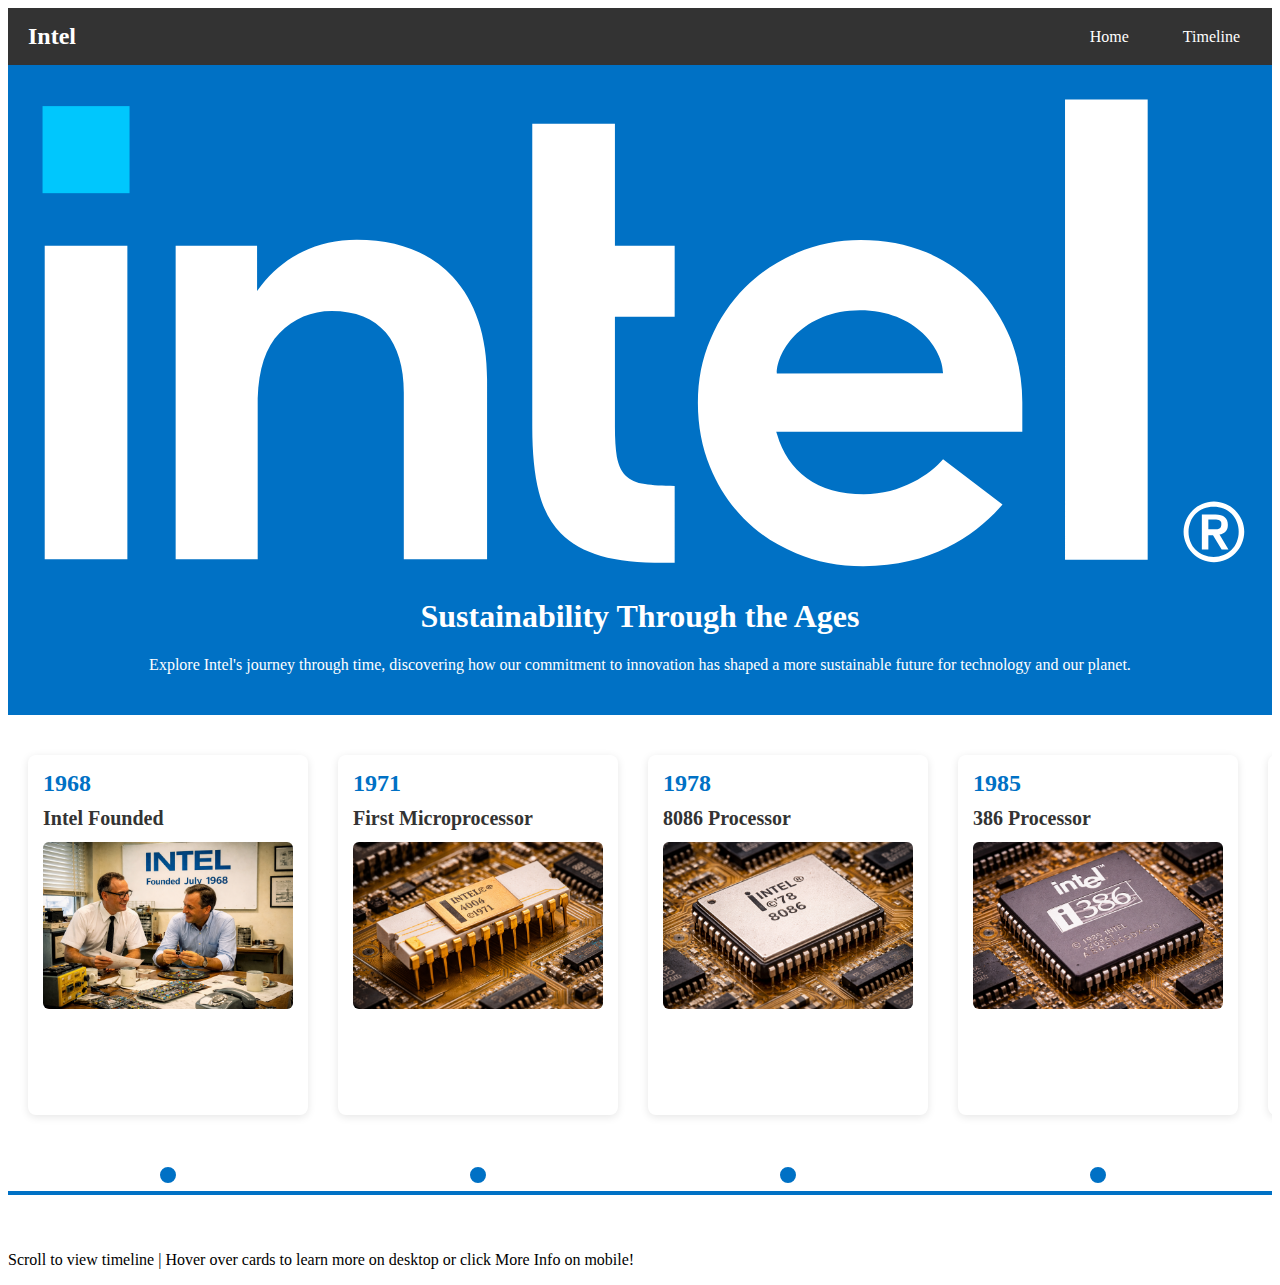
<file: index.html>
<!DOCTYPE html>
<html lang="en">
<head>
  <meta charset="UTF-8" />
  <meta name="viewport" content="width=device-width, initial-scale=1.0" />
  <title>Intel: Sustainability Through the Ages</title>
  <link rel="stylesheet" href="style.css" />
</head>
<body>

  <!-- Navigation Bar -->
  <nav>
    <div class="nav-container">
      <a href="#hero" class="nav-logo">Intel</a>
      <ul class="nav-links">
        <li><a href="#hero">Home</a></li>
        <li><a href="#timeline">Timeline</a></li>
      </ul>
    </div>
  </nav>

  <!-- Header / Hero Section -->
  <header id="hero">
    <div>
      <!-- Ask Copilot to teach you about `.svg`. 🙂 You'll need to resize the logo with CSS. -->
      <img src="img/intel-header-logo.svg" alt="Intel Logo" />
      <!-- Main Heading -->
      <h1>
        Sustainability Through the Ages
      </h1>

      <!-- Subheading / Description -->
      <p>
        Explore Intel's journey through time, discovering how our commitment
        to innovation has shaped a more sustainable future for technology 
        and our planet.
      </p>
    </div>
  </header>

  <!-- Timeline Cards Section -->
  <section id="timeline" class="timeline">

    <!-- Card 1: 1968 -->
    <div class="timeline-item">
      <input type="checkbox" id="toggle-1" class="toggle-checkbox">
      <label for="toggle-1" class="more-info-btn">More Info</label>
      <h2>1968</h2>
      <h3>Intel Founded</h3>
      <img src="img/1968.png" alt="Intel Founded 1968">
      <p>
        Robert Noyce and Gordon Moore rename the newly formed company 
        NM Electronics to Intel Corporation, laying the foundation for 
        decades of technological innovation.
      </p>
    </div>

    <!-- Card 2: 1971 -->
    <div class="timeline-item">
      <input type="checkbox" id="toggle-2" class="toggle-checkbox">
      <label for="toggle-2" class="more-info-btn">More Info</label>
      <h2>1971</h2>
      <h3>First Microprocessor</h3>
      <img src="img/1971.png" alt="First Microprocessor 1971">
      <p>
        Intel debuts the 4004, the world's first commercial microprocessor, 
        igniting the microprocessor revolution and propelling the future 
        of computing devices.
      </p>
    </div>

    <!-- Card 3: 1978 -->
    <div class="timeline-item">
      <input type="checkbox" id="toggle-3" class="toggle-checkbox">
      <label for="toggle-3" class="more-info-btn">More Info</label>
      <h2>1978</h2>
      <h3>8086 Processor</h3>
      <img src="img/1978.png" alt="8086 Processor 1978">
      <p>
        Launch of the 8086 processor, establishing the x86 architecture 
        that drives countless PCs and servers in the modern era.
      </p>
    </div>

    <!-- Card 4: 1985 -->
    <div class="timeline-item">
      <input type="checkbox" id="toggle-4" class="toggle-checkbox">
      <label for="toggle-4" class="more-info-btn">More Info</label>
      <h2>1985</h2>
      <h3>386 Processor</h3>
      <img src="img/1985.png" alt="386 Processor 1985">
      <p>
        Intel introduces the 386 processor with 32-bit architecture, 
        ushering in a new era of performance and multitasking for 
        personal computers.
      </p>
    </div>

    <!-- Card 5: 2006 -->
    <div class="timeline-item">
      <input type="checkbox" id="toggle-5" class="toggle-checkbox">
      <label for="toggle-5" class="more-info-btn">More Info</label>
      <h2>2006</h2>
      <h3>Peak GHG Emissions</h3>
      <img src="img/2006.png" alt="Peak GHG Emissions 2006">
      <p>
        This year marks Intel's highest annual greenhouse gas emissions 
        for operations. Over subsequent years, Intel invests heavily in 
        chemical abatement, renewable energy, and energy-efficient 
        manufacturing to reverse this trend.
      </p>
    </div>

    <!-- Card 6: 2020 -->
    <div class="timeline-item">
      <input type="checkbox" id="toggle-6" class="toggle-checkbox">
      <label for="toggle-6" class="more-info-btn">More Info</label>
      <h2>2020</h2>
      <h3>RISE Strategy</h3>
      <img src="img/generated-image-1.png" alt="RISE Strategy 2020">
      <p>
        Intel launches its RISE (Responsible, Inclusive, Sustainable, 
        Enabling) strategy and 2030 goals, aiming to drive industry-wide 
        progress on climate action, water stewardship, and waste reduction.
      </p>
    </div>

    <!-- Card 7: 2022 -->
    <div class="timeline-item">
      <input type="checkbox" id="toggle-7" class="toggle-checkbox">
      <label for="toggle-7" class="more-info-btn">More Info</label>
      <h2>2022</h2>
      <h3>Net-Zero By 2040</h3>
      <!-- Add image -->
      <p>
        Intel announces its commitment to achieve net-zero greenhouse 
        gas emissions (Scope 1 and 2) across its global operations 
        by 2040, building on years of environmental initiatives.
      </p>
    </div>

    <!-- Card 8: 2023 -->
    <div class="timeline-item">
      <input type="checkbox" id="toggle-8" class="toggle-checkbox">
      <label for="toggle-8" class="more-info-btn">More Info</label>
      <h2>2023</h2>
      <h3>Renewable Electricity</h3>
      <!-- Add image -->
      <p>
        The company achieves 99% renewable electricity usage worldwide, 
        helping to drastically lower carbon emissions and driving progress 
        toward Intel's long-term sustainability goals.
      </p>
    </div>

    <!-- Card 9: 2024 -->
    <div class="timeline-item">
      <input type="checkbox" id="toggle-9" class="toggle-checkbox">
      <label for="toggle-9" class="more-info-btn">More Info</label>
      <h2>2024</h2>
      <h3>Sustainability Summit</h3>
      <!-- Add image -->
      <p>
        Intel hosts its first Sustainability Summit, uniting suppliers, 
        government officials, and industry leaders to collaborate on 
        next-generation sustainable semiconductor manufacturing.
      </p>
    </div>
  </section>
  <p>Scroll to view timeline | Hover over cards to learn more on desktop or click More Info on mobile!</p>
</body>
</html>
</file>
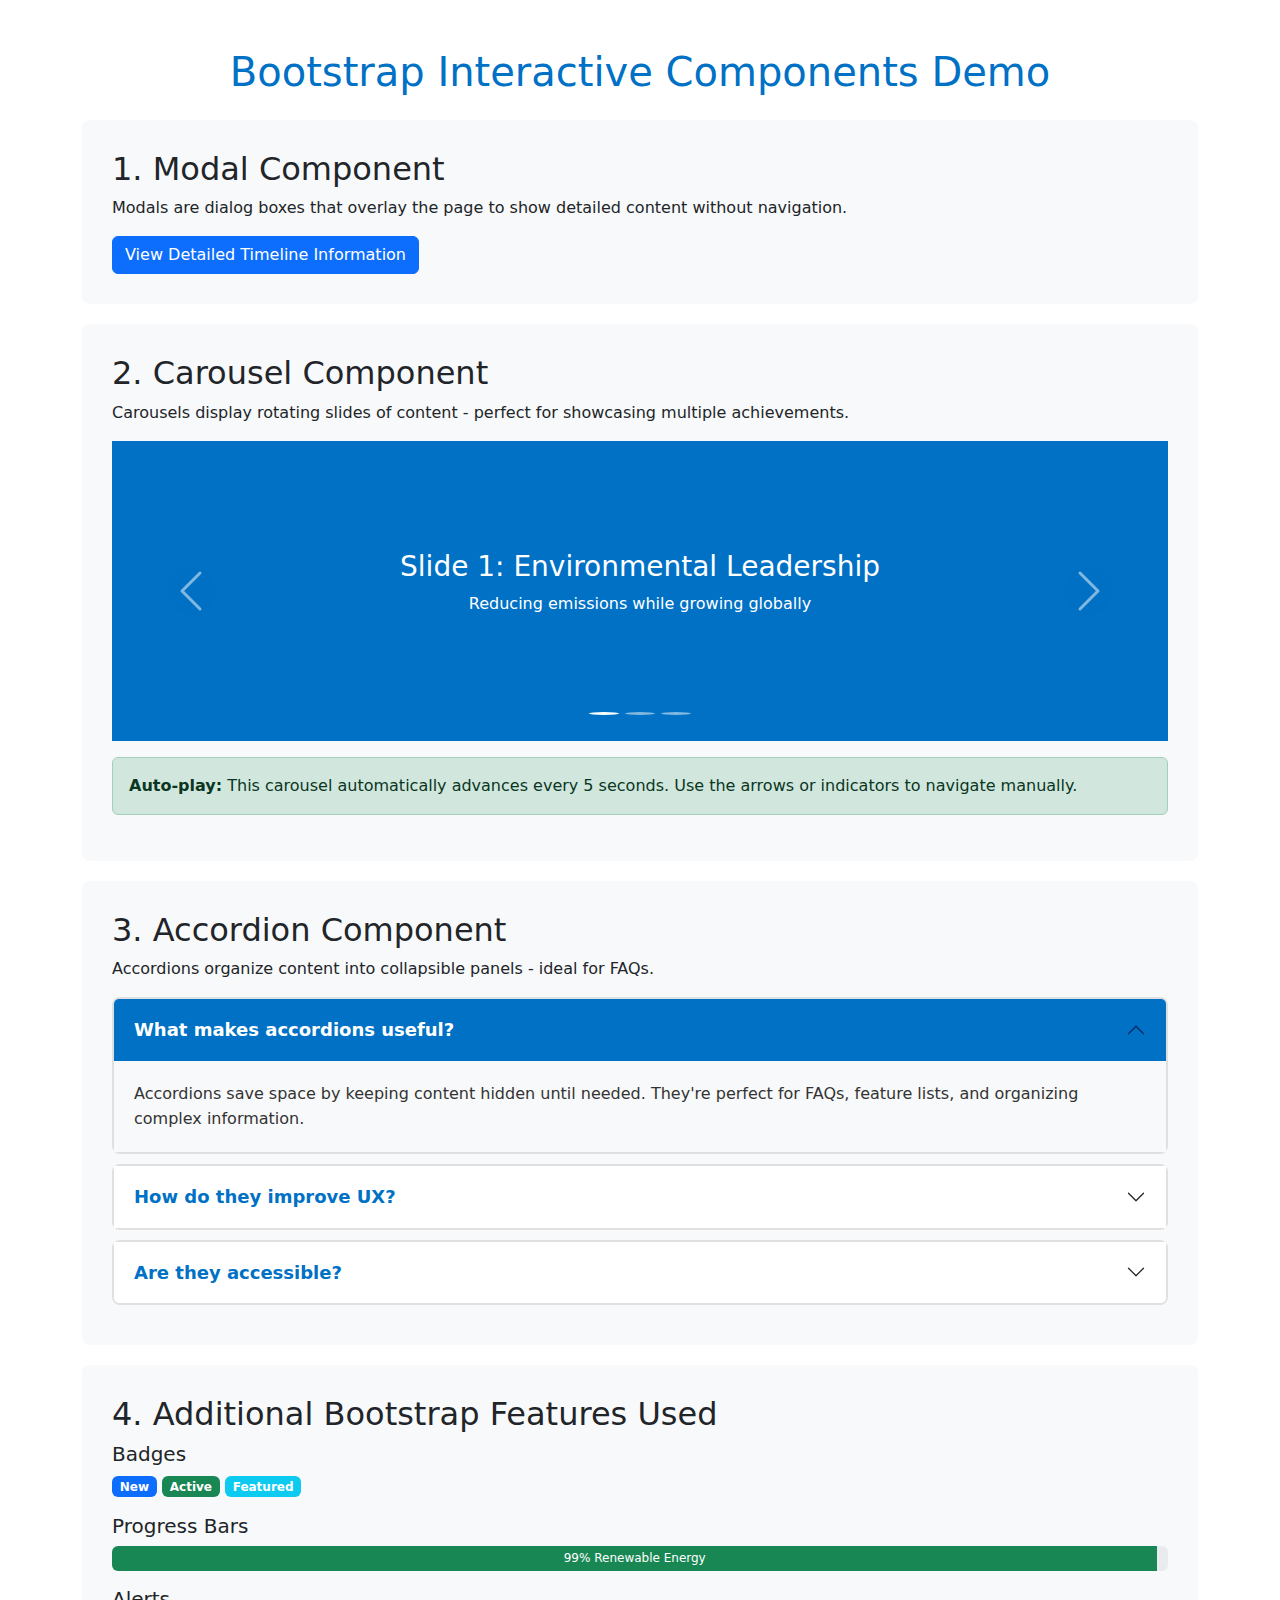
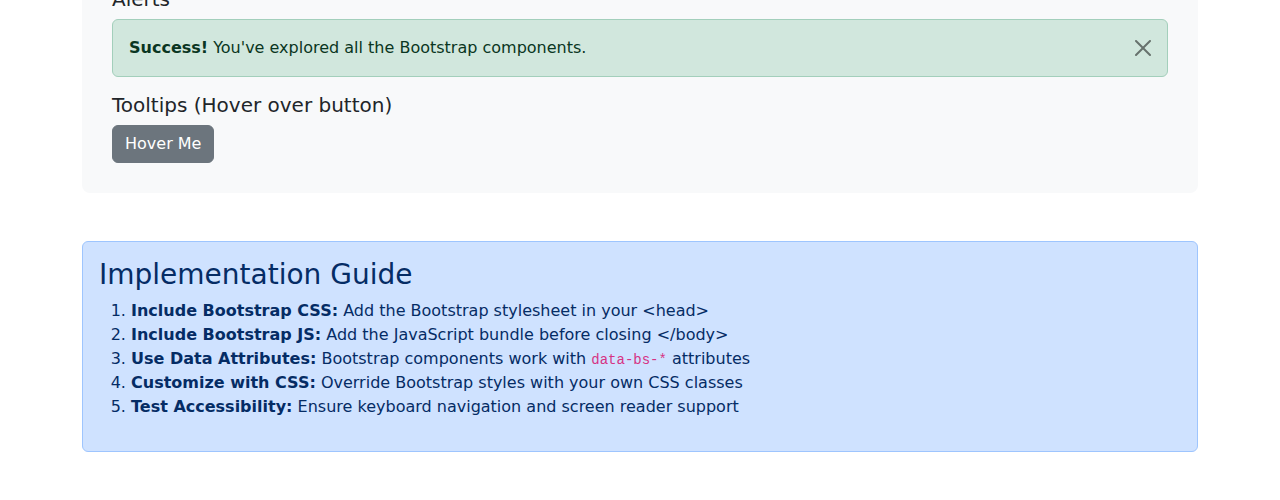
<file: bootstrap-components-demo.html>
<!DOCTYPE html>
<html lang="en">
<head>
  <meta charset="UTF-8" />
  <meta name="viewport" content="width=device-width, initial-scale=1.0" />
  <title>Bootstrap Components Demo - Intel Sustainability</title>
  <link href="https://cdn.jsdelivr.net/npm/bootstrap@5.3.0/dist/css/bootstrap.min.css" rel="stylesheet">
  <link rel="stylesheet" href="style.css" />
  <style>
    .demo-section {
      padding: 40px;
      margin: 20px 0;
      border: 2px solid #0071c5;
      border-radius: 8px;
    }
    .component-card {
      margin: 20px 0;
      padding: 30px;
      background-color: #f8f9fa;
      border-radius: 8px;
    }
  </style>
</head>
<body>

  <div class="container my-5">
    <h1 class="text-center mb-4" style="color: #0071c5;">Bootstrap Interactive Components Demo</h1>
    
    <!-- Modal Demo Section -->
    <div class="component-card">
      <h2>1. Modal Component</h2>
      <p>Modals are dialog boxes that overlay the page to show detailed content without navigation.</p>
      
      <!-- Button to trigger modal -->
      <button type="button" class="btn btn-primary" data-bs-toggle="modal" data-bs-target="#exampleModal">
        View Detailed Timeline Information
      </button>
      
      <!-- Modal Structure -->
      <div class="modal fade" id="exampleModal" tabindex="-1" aria-labelledby="exampleModalLabel" aria-hidden="true">
        <div class="modal-dialog modal-lg">
          <!-- 'modal-lg' makes the modal larger -->
          <div class="modal-content">
            <div class="modal-header" style="background-color: #0071c5; color: white;">
              <!-- Modal header with title and close button -->
              <h5 class="modal-title" id="exampleModalLabel">Intel's Net-Zero Commitment</h5>
              <button type="button" class="btn-close btn-close-white" data-bs-dismiss="modal" aria-label="Close"></button>
            </div>
            <div class="modal-body">
              <!-- Modal content -->
              <h4>2040 Net-Zero Goal</h4>
              <p>In 2022, Intel announced its commitment to achieve net-zero greenhouse gas emissions (Scope 1 and 2) across its global operations by 2040.</p>
              
              <h5>Key Initiatives:</h5>
              <ul>
                <li><strong>Renewable Energy:</strong> Transitioning to 100% renewable electricity</li>
                <li><strong>Energy Efficiency:</strong> Improving facility and manufacturing efficiency by 10x</li>
                <li><strong>Green Chemistry:</strong> Investing in sustainable materials and processes</li>
                <li><strong>Water Conservation:</strong> Achieving net positive water usage</li>
              </ul>
              
              <div class="alert alert-info mt-3">
                <strong>Progress Update:</strong> As of 2023, Intel has achieved 99% renewable electricity usage worldwide.
              </div>
            </div>
            <div class="modal-footer">
              <button type="button" class="btn btn-secondary" data-bs-dismiss="modal">Close</button>
              <button type="button" class="btn btn-primary">Learn More</button>
            </div>
          </div>
        </div>
      </div>
    </div>
    
    <!-- Carousel Demo Section -->
    <div class="component-card">
      <h2>2. Carousel Component</h2>
      <p>Carousels display rotating slides of content - perfect for showcasing multiple achievements.</p>
      
      <div id="demoCarousel" class="carousel slide mt-3" data-bs-ride="carousel">
        <div class="carousel-indicators">
          <button type="button" data-bs-target="#demoCarousel" data-bs-slide-to="0" class="active" aria-current="true"></button>
          <button type="button" data-bs-target="#demoCarousel" data-bs-slide-to="1"></button>
          <button type="button" data-bs-target="#demoCarousel" data-bs-slide-to="2"></button>
        </div>
        
        <div class="carousel-inner">
          <div class="carousel-item active">
            <div class="p-5 text-center" style="background-color: #0071c5; color: white; min-height: 300px; display: flex; align-items: center; justify-content: center; flex-direction: column;">
              <h3>Slide 1: Environmental Leadership</h3>
              <p>Reducing emissions while growing globally</p>
            </div>
          </div>
          <div class="carousel-item">
            <div class="p-5 text-center" style="background-color: #005a9e; color: white; min-height: 300px; display: flex; align-items: center; justify-content: center; flex-direction: column;">
              <h3>Slide 2: Innovation Heritage</h3>
              <p>50+ years of technological breakthroughs</p>
            </div>
          </div>
          <div class="carousel-item">
            <div class="p-5 text-center" style="background-color: #003d6b; color: white; min-height: 300px; display: flex; align-items: center; justify-content: center; flex-direction: column;">
              <h3>Slide 3: RISE Strategy</h3>
              <p>Guiding our path to 2040 and beyond</p>
            </div>
          </div>
        </div>
        
        <button class="carousel-control-prev" type="button" data-bs-target="#demoCarousel" data-bs-slide="prev">
          <span class="carousel-control-prev-icon" aria-hidden="true"></span>
          <span class="visually-hidden">Previous</span>
        </button>
        <button class="carousel-control-next" type="button" data-bs-target="#demoCarousel" data-bs-slide="next">
          <span class="carousel-control-next-icon" aria-hidden="true"></span>
          <span class="visually-hidden">Next</span>
        </button>
      </div>
      
      <div class="alert alert-success mt-3">
        <strong>Auto-play:</strong> This carousel automatically advances every 5 seconds. Use the arrows or indicators to navigate manually.
      </div>
    </div>
    
    <!-- Accordion Demo Section -->
    <div class="component-card">
      <h2>3. Accordion Component</h2>
      <p>Accordions organize content into collapsible panels - ideal for FAQs.</p>
      
      <div class="accordion mt-3" id="demoAccordion">
        <div class="accordion-item">
          <h3 class="accordion-header">
            <button class="accordion-button" type="button" data-bs-toggle="collapse" data-bs-target="#collapseDemo1" aria-expanded="true">
              What makes accordions useful?
            </button>
          </h3>
          <div id="collapseDemo1" class="accordion-collapse collapse show" data-bs-parent="#demoAccordion">
            <div class="accordion-body">
              Accordions save space by keeping content hidden until needed. They're perfect for FAQs, feature lists, and organizing complex information.
            </div>
          </div>
        </div>
        
        <div class="accordion-item">
          <h3 class="accordion-header">
            <button class="accordion-button collapsed" type="button" data-bs-toggle="collapse" data-bs-target="#collapseDemo2" aria-expanded="false">
              How do they improve UX?
            </button>
          </h3>
          <div id="collapseDemo2" class="accordion-collapse collapse" data-bs-parent="#demoAccordion">
            <div class="accordion-body">
              Users can quickly scan topics and expand only the information they need, reducing cognitive load and improving navigation.
            </div>
          </div>
        </div>
        
        <div class="accordion-item">
          <h3 class="accordion-header">
            <button class="accordion-button collapsed" type="button" data-bs-toggle="collapse" data-bs-target="#collapseDemo3" aria-expanded="false">
              Are they accessible?
            </button>
          </h3>
          <div id="collapseDemo3" class="accordion-collapse collapse" data-bs-parent="#demoAccordion">
            <div class="accordion-body">
              Yes! Bootstrap accordions include proper ARIA attributes, keyboard navigation support, and screen reader compatibility.
            </div>
          </div>
        </div>
      </div>
    </div>
    
    <!-- Additional Components -->
    <div class="component-card">
      <h2>4. Additional Bootstrap Features Used</h2>
      
      <h5>Badges</h5>
      <p>
        <span class="badge bg-primary">New</span>
        <span class="badge bg-success">Active</span>
        <span class="badge bg-info">Featured</span>
      </p>
      
      <h5>Progress Bars</h5>
      <div class="progress mb-3" style="height: 25px;">
        <div class="progress-bar bg-success" role="progressbar" style="width: 99%;" aria-valuenow="99" aria-valuemin="0" aria-valuemax="100">99% Renewable Energy</div>
      </div>
      
      <h5>Alerts</h5>
      <div class="alert alert-success alert-dismissible fade show" role="alert">
        <strong>Success!</strong> You've explored all the Bootstrap components.
        <button type="button" class="btn-close" data-bs-dismiss="alert" aria-label="Close"></button>
      </div>
      
      <h5>Tooltips (Hover over button)</h5>
      <button type="button" class="btn btn-secondary" data-bs-toggle="tooltip" data-bs-placement="top" title="This is a helpful tooltip!">
        Hover Me
      </button>
    </div>
    
    <!-- Implementation Guide -->
    <div class="alert alert-primary mt-5">
      <h3>Implementation Guide</h3>
      <ol>
        <li><strong>Include Bootstrap CSS:</strong> Add the Bootstrap stylesheet in your &lt;head&gt;</li>
        <li><strong>Include Bootstrap JS:</strong> Add the JavaScript bundle before closing &lt;/body&gt;</li>
        <li><strong>Use Data Attributes:</strong> Bootstrap components work with <code>data-bs-*</code> attributes</li>
        <li><strong>Customize with CSS:</strong> Override Bootstrap styles with your own CSS classes</li>
        <li><strong>Test Accessibility:</strong> Ensure keyboard navigation and screen reader support</li>
      </ol>
    </div>
    
  </div>

  <!-- Bootstrap JavaScript Bundle -->
  <script src="https://cdn.jsdelivr.net/npm/bootstrap@5.3.0/dist/js/bootstrap.bundle.min.js"></script>
  
  <!-- Initialize Tooltips -->
  <script>
    // Tooltips need to be manually initialized
    const tooltipTriggerList = document.querySelectorAll('[data-bs-toggle="tooltip"]');
    const tooltipList = [...tooltipTriggerList].map(tooltipTriggerEl => new bootstrap.Tooltip(tooltipTriggerEl));
  </script>

</body>
</html>
</file>
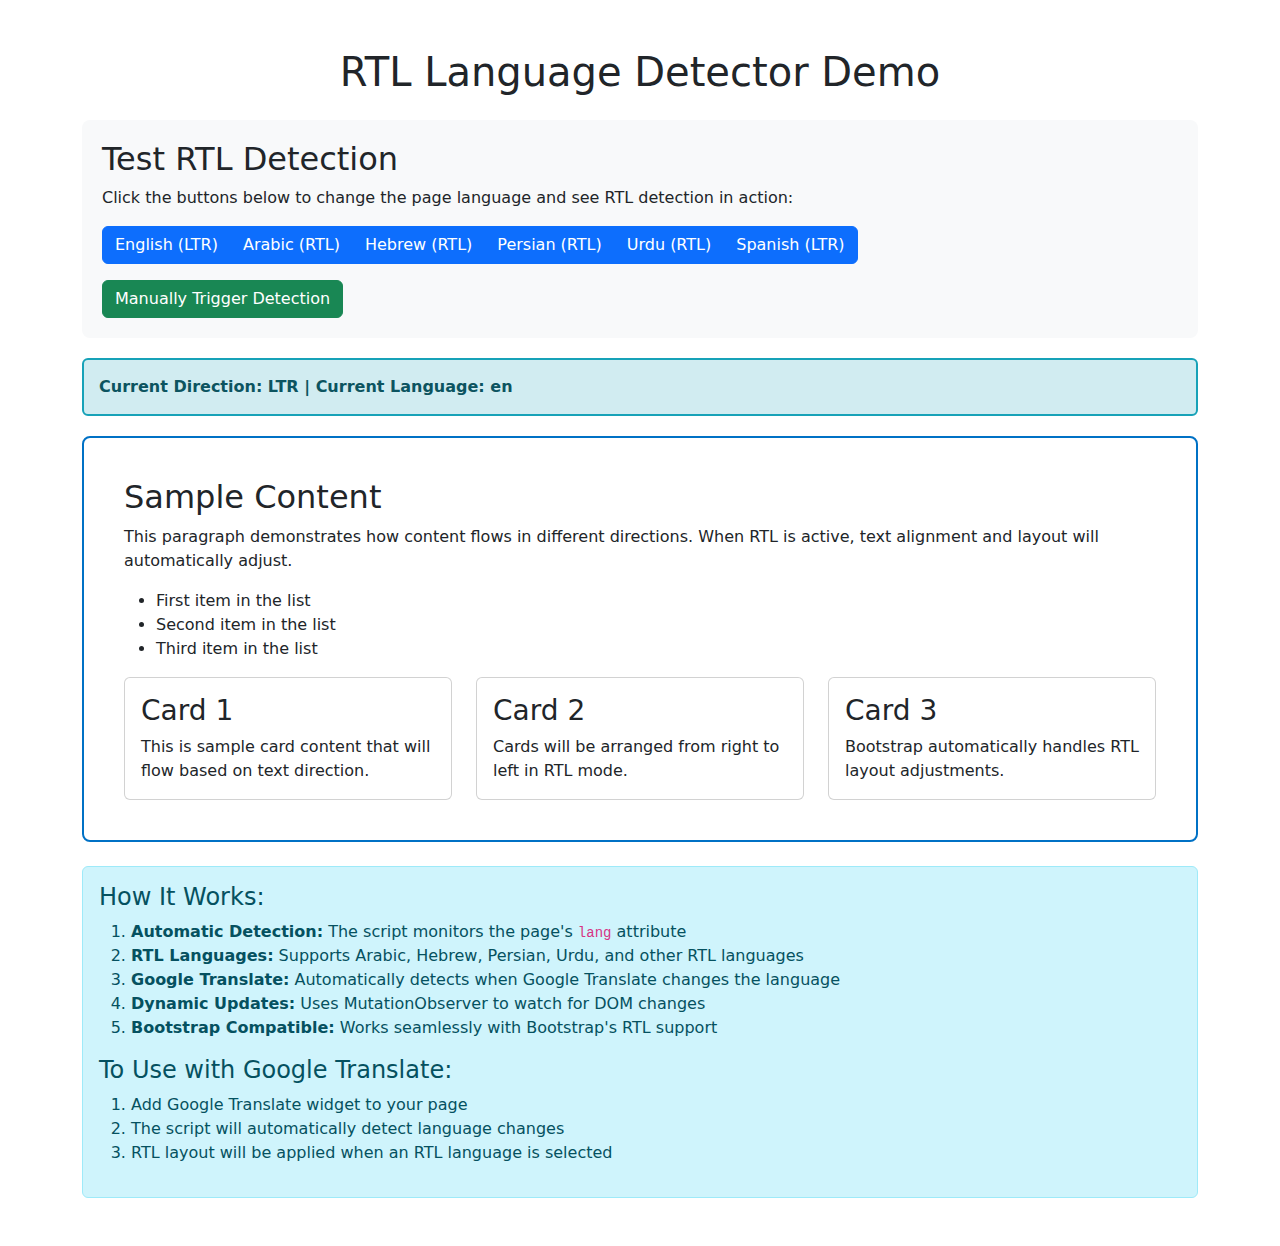
<file: rtl-demo.html>
<!DOCTYPE html>
<html lang="en">
<head>
  <meta charset="UTF-8" />
  <meta name="viewport" content="width=device-width, initial-scale=1.0" />
  <title>RTL Language Detector Demo</title>
  <link href="https://cdn.jsdelivr.net/npm/bootstrap@5.3.0/dist/css/bootstrap.min.css" rel="stylesheet">
  <link rel="stylesheet" href="style.css" />
  <script src="rtl-detector.js" defer></script>
  <style>
    /* Demo-specific styles */
    .demo-section {
      padding: 40px;
      margin: 20px 0;
      border: 2px solid #0071c5;
      border-radius: 8px;
    }
    .language-selector {
      margin: 20px 0;
      padding: 20px;
      background-color: #f8f9fa;
      border-radius: 8px;
    }
    .status-indicator {
      padding: 15px;
      margin: 10px 0;
      border-radius: 6px;
      font-weight: bold;
    }
    .rtl-status {
      background-color: #d4edda;
      border: 2px solid #28a745;
      color: #155724;
    }
    .ltr-status {
      background-color: #d1ecf1;
      border: 2px solid #17a2b8;
      color: #0c5460;
    }
  </style>
</head>
<body>

  <div class="container my-5">
    <h1 class="text-center mb-4">RTL Language Detector Demo</h1>
    
    <!-- Language Selector -->
    <div class="language-selector">
      <h2>Test RTL Detection</h2>
      <p>Click the buttons below to change the page language and see RTL detection in action:</p>
      
      <div class="btn-group" role="group" aria-label="Language selection">
        <button type="button" class="btn btn-primary" onclick="setLanguage('en')">English (LTR)</button>
        <button type="button" class="btn btn-primary" onclick="setLanguage('ar')">Arabic (RTL)</button>
        <button type="button" class="btn btn-primary" onclick="setLanguage('he')">Hebrew (RTL)</button>
        <button type="button" class="btn btn-primary" onclick="setLanguage('fa')">Persian (RTL)</button>
        <button type="button" class="btn btn-primary" onclick="setLanguage('ur')">Urdu (RTL)</button>
        <button type="button" class="btn btn-primary" onclick="setLanguage('es')">Spanish (LTR)</button>
      </div>
      
      <div class="mt-3">
        <button type="button" class="btn btn-success" onclick="window.detectRTL()">
          Manually Trigger Detection
        </button>
      </div>
    </div>

    <!-- Status Display -->
    <div id="status-display" class="status-indicator">
      Current Direction: <span id="current-dir">Loading...</span> |
      Current Language: <span id="current-lang">Loading...</span>
    </div>

    <!-- Demo Content -->
    <div class="demo-section">
      <h2>Sample Content</h2>
      <p>
        This paragraph demonstrates how content flows in different directions. 
        When RTL is active, text alignment and layout will automatically adjust.
      </p>
      
      <ul>
        <li>First item in the list</li>
        <li>Second item in the list</li>
        <li>Third item in the list</li>
      </ul>
      
      <div class="row">
        <div class="col-md-4">
          <div class="card">
            <div class="card-body">
              <h3 class="card-title">Card 1</h3>
              <p class="card-text">This is sample card content that will flow based on text direction.</p>
            </div>
          </div>
        </div>
        <div class="col-md-4">
          <div class="card">
            <div class="card-body">
              <h3 class="card-title">Card 2</h3>
              <p class="card-text">Cards will be arranged from right to left in RTL mode.</p>
            </div>
          </div>
        </div>
        <div class="col-md-4">
          <div class="card">
            <div class="card-body">
              <h3 class="card-title">Card 3</h3>
              <p class="card-text">Bootstrap automatically handles RTL layout adjustments.</p>
            </div>
          </div>
        </div>
      </div>
    </div>

    <!-- Instructions -->
    <div class="alert alert-info mt-4">
      <h4>How It Works:</h4>
      <ol>
        <li><strong>Automatic Detection:</strong> The script monitors the page's <code>lang</code> attribute</li>
        <li><strong>RTL Languages:</strong> Supports Arabic, Hebrew, Persian, Urdu, and other RTL languages</li>
        <li><strong>Google Translate:</strong> Automatically detects when Google Translate changes the language</li>
        <li><strong>Dynamic Updates:</strong> Uses MutationObserver to watch for DOM changes</li>
        <li><strong>Bootstrap Compatible:</strong> Works seamlessly with Bootstrap's RTL support</li>
      </ol>
      
      <h4 class="mt-3">To Use with Google Translate:</h4>
      <ol>
        <li>Add Google Translate widget to your page</li>
        <li>The script will automatically detect language changes</li>
        <li>RTL layout will be applied when an RTL language is selected</li>
      </ol>
    </div>
  </div>

  <script>
    // Demo script to change language
    function setLanguage(langCode) {
      document.documentElement.lang = langCode;
      console.log('Language set to:', langCode);
      
      // Update status display
      updateStatus();
    }
    
    // Update status display
    function updateStatus() {
      const dir = document.documentElement.getAttribute('dir') || 'ltr';
      const lang = document.documentElement.lang || 'en';
      const isRTL = dir === 'rtl';
      
      const statusDiv = document.getElementById('status-display');
      statusDiv.className = 'status-indicator ' + (isRTL ? 'rtl-status' : 'ltr-status');
      
      document.getElementById('current-dir').textContent = dir.toUpperCase();
      document.getElementById('current-lang').textContent = lang;
    }
    
    // Update status on load and periodically
    window.addEventListener('load', updateStatus);
    setInterval(updateStatus, 500);
    
    // Listen for direction changes
    const observer = new MutationObserver(updateStatus);
    observer.observe(document.documentElement, {
      attributes: true,
      attributeFilter: ['dir', 'lang']
    });
  </script>

</body>
</html>
</file>
<file: style.css>
/* Add your CSS here */

/* ===== GLOBAL STYLES ===== */

/* Skip to main content link for accessibility */
.skip-link {
  /* Position off-screen by default */
  position: absolute;
  /* Move far to the left */
  left: -9999px;
  /* Keep at top */
  top: 0;
  /* White background for visibility */
  background-color: #ffffff;
  /* Intel blue text */
  color: #0071c5;
  /* Add padding for clickable area */
  padding: 10px 20px;
  /* Remove underline */
  text-decoration: none;
  /* Bold text */
  font-weight: bold;
  /* Above everything else */
  z-index: 10000;
}

/* Show skip link when focused with keyboard */
.skip-link:focus {
  /* Bring back on screen */
  left: 10px;
  /* Position near top */
  top: 10px;
}

/* Enable smooth scroll snap for navigation */
html {
  /* Enable smooth scrolling */
  scroll-behavior: smooth;
  /* Enable scroll snap */
  scroll-snap-type: y mandatory;
}

/* ===== NAVIGATION BAR STYLES ===== */

/* Navigation bar */
nav {
  /* Dark background for navigation */
  background-color: #333333;
  /* Add padding */
  padding: 15px 20px;
  /* Make navigation sticky so it follows the screen */
  position: sticky;
  /* Stick to the top */
  top: 0;
  /* Keep navigation above other content */
  z-index: 1000;
}

/* Navigation container using flexbox */
.nav-container {
  /* Use flexbox for layout */
  display: flex;
  /* Space between logo and links */
  justify-content: space-between;
  /* Center items vertically */
  align-items: center;
  /* Max width to match timeline */
  max-width: 1400px;
  /* Center the nav container */
  margin: 0 auto;
}

/* Logo link */
.nav-logo {
  /* White text color */
  color: #ffffff;
  /* Larger font size for logo */
  font-size: 24px;
  /* Bold text */
  font-weight: bold;
  /* Remove underline */
  text-decoration: none;
}

/* Navigation links list */
.nav-links {
  /* Use flexbox for horizontal layout */
  display: flex;
  /* Remove default list styling */
  list-style: none;
  /* Remove default margin */
  margin: 0;
  /* Remove default padding */
  padding: 0;
  /* Gap between links */
  gap: 30px;
}

/* Navigation link items */
.nav-links a {
  /* White text color */
  color: #ffffff;
  /* Remove underline */
  text-decoration: none;
  /* Smooth transition for hover */
  transition: color 0.3s ease;
  /* Add padding for larger click area */
  padding: 8px 12px;
  /* Rounded corners */
  border-radius: 4px;
}

/* Hover effect for navigation links */
.nav-links a:hover {
  /* Change to Intel blue on hover */
  color: #0071c5;
  /* Add light background on hover */
  background-color: rgba(255, 255, 255, 0.1);
}

/* Focus state for navigation links (accessibility) */
.nav-links a:focus {
  /* Visible outline for keyboard navigation */
  outline: 2px solid #ffffff;
  /* Offset outline for visibility */
  outline-offset: 2px;
  /* Intel blue background on focus */
  background-color: rgba(0, 113, 197, 0.3);
}

/* ===== HEADER / HERO SECTION STYLES ===== */

/* Hero section with Intel blue background */
header {
  /* Intel blue background color */
  background-color: #0071c5;
  /* White text color for contrast */
  color: #ffffff;
  /* Add padding for spacing */
  padding: 25px 20px;
  /* Center content */
  text-align: center;
  /* Snap to this section when scrolling */
  scroll-snap-align: start;
  /* Account for sticky navigation bar height */
  scroll-margin-top: 60px;
}

/* ===== TIMELINE STYLES ===== */

/* Timeline container - vertical layout for mobile (680px and smaller) */
.timeline {
  /* Set position relative so the timeline line can be positioned inside */
  position: relative;
  /* Use flexbox to control item sizing */
  display: flex;
  /* Stack items vertically */
  flex-direction: column;
  /* Add padding around the timeline */
  padding: 20px 10px;
  /* Maximum width to keep timeline readable */
  max-width: 1400px;
  /* Center the timeline on the page */
  margin: 0 auto;
  /* Smooth transition for timeline adjustments */
  transition: all 0.4s ease;
  /* Snap to this section when scrolling */
  scroll-snap-align: start;
  /* Account for sticky navigation bar height */
  scroll-margin-top: 60px;
}

/* Timeline vertical line (for mobile) */
.timeline::before {
  /* This creates the vertical line on the left side */
  content: '';
  /* Position it absolutely within the timeline container */
  position: absolute;
  /* Place it 20px from the left */
  left: 20px;
  /* Start at the top */
  top: 0;
  /* Go all the way to the bottom */
  bottom: 0;
  /* Make the line 4px wide */
  width: 4px;
  /* Blue color for the line */
  background-color: #0071c5;
}

/* Each timeline item (card) */
.timeline-item {
  /* Position relative so we can add the dot */
  position: relative;
  /* Add space to the left for the line and dot */
  margin-left: 50px;
  /* Add space between cards */
  margin-bottom: 40px;
  /* Reduce padding to make boxes smaller */
  padding: 15px;
  /* White background */
  background-color: #ffffff;
  /* Rounded corners */
  border-radius: 8px;
  /* Shadow for depth */
  box-shadow: 0 2px 8px rgba(0, 0, 0, 0.1);
  /* Smooth transition when hovering and expanding - slower for small screens */
  transition: transform 0.3s ease, box-shadow 0.8s ease, height 0.8s ease, min-height 0.8s ease, width 0.8s ease, margin 0.8s ease, padding 0.8s ease;
  /* Make card only as wide as needed */
  width: fit-content;
  /* Set max width so it doesn't get too wide */
  max-width: 350px;
  /* Set initial height to auto */
  height: auto;
  /* Allow overflow to be visible */
  overflow: visible;
  /* Ensure box-sizing includes padding and border */
  box-sizing: border-box;
}

/* Timeline dot (circle marker) for each card */
.timeline-item::before {
  /* This creates the dot on the timeline */
  content: '';
  /* Position it absolutely */
  position: absolute;
  /* Place it to the left of the card */
  left: -42px;
  /* Center it vertically with the year */
  top: 24px;
  /* Make it a circle (16px x 16px) */
  width: 16px;
  height: 16px;
  /* Round it into a circle */
  border-radius: 50%;
  /* Blue background */
  background-color: #0071c5;
  /* White border around the dot */
  border: 4px solid #ffffff;
  /* Make sure it appears above the line */
  z-index: 1;
}

/* Hide the checkbox (used for toggling on mobile) */
.toggle-checkbox {
  /* Hide the checkbox completely */
  display: none;
}

/* More Info button (only visible on small screens) 
   Clicking toggles between "More Info" and "X"
   When clicked, shows blue box with description text
   Clicking X reverses the transition smoothly */
.more-info-btn {
  /* Position in top right corner */
  position: absolute;
  top: 10px;
  right: 10px;
  /* Small button styling */
  padding: 6px 12px;
  /* Blue background */
  background-color: #0071c5;
  /* White text */
  color: #ffffff;
  /* Small font size */
  font-size: 12px;
  /* Rounded corners */
  border-radius: 4px;
  /* Pointer cursor to show it's clickable */
  cursor: pointer;
  /* Above other content */
  z-index: 3;
  /* Smooth transition for position and styling */
  transition: background-color 0.3s ease, font-size 0.3s ease, padding 0.3s ease, top 0.8s ease, right 0.8s ease, left 0.8s ease, transform 0.8s ease;
}

/* Darken button on hover */
.more-info-btn:hover {
  background-color: #005a9e;
}

/* Change button to X when checked and move to top center above blue box */
.toggle-checkbox:checked ~ .more-info-btn {
  /* Hide the original "More Info" text */
  font-size: 0;
  /* Adjust padding to fit X symbol properly */
  padding: 8px 12px;
  /* Position at top center above the blue box */
  left: 50%;
  right: auto;
  top: -80px;
  bottom: auto;
  /* Center horizontally */
  transform: translateX(-50%);
  /* Keep above blue box */
  z-index: 4;
  /* Fit content size */
  width: fit-content;
  height: fit-content;
}

.toggle-checkbox:checked ~ .more-info-btn::before {
  /* Show X symbol */
  content: '✕';
  /* Adjust font size for better fit */
  font-size: 18px;
  /* Make it bold */
  font-weight: bold;
  /* Center the X */
  display: block;
}

/* Special positioning for 1968 card only - X touches the blue box */
#toggle-1:checked ~ .more-info-btn {
  /* Move X down to touch the blue box */
  top: 0px;
}

/* Special positioning for 1971 card only - X touches the blue box */
#toggle-2:checked ~ .more-info-btn {
  /* Move X down to touch the blue box */
  top: -20px;
}

/* Special positioning for 1978 card only - X touches the blue box */
#toggle-3:checked ~ .more-info-btn {
  /* Move X down to touch the blue box */
  top: -20px;
}

/* Special positioning for 1985 card only - X touches the blue box */
#toggle-4:checked ~ .more-info-btn {
  /* Move X down to touch the blue box */
  top: -20px;
}

/* Special positioning for 2006 card only - X moved up 20px */
#toggle-5:checked ~ .more-info-btn {
  /* Move X up 20px from default position */
  top: -20px;
}

  /* Special positioning for 2006 card only - X moved up 20px */
#toggle-6:checked ~ .more-info-btn {
  /* Move X up 20px from default position */
  top: 0px;
}


/* When checkbox is checked, expand the box and show content (mobile only) */
.toggle-checkbox:checked ~ p {
  /* Show the paragraph text */
  opacity: 1;
  /* Add blue shadow */
  box-shadow: 0 4px 12px rgba(0, 113, 197, 0.3);
  /* Scale to full size at bottom, keep centered */
  transform: translateX(-50%) scale(1);
}

/* When checkbox is checked, hide h2 */
.toggle-checkbox:checked ~ h2 {
  /* Hide the year */
  opacity: 0;
}

/* When checkbox is checked, hide h3 */
.toggle-checkbox:checked ~ h3 {
  /* Hide the title */
  opacity: 0;
}

/* When checkbox is checked, hide image */
.toggle-checkbox:checked ~ img {
  /* Hide the image */
  opacity: 0;
}

/* When checkbox is checked, expand the timeline item */
.timeline-item:has(.toggle-checkbox:checked) {
  /* Allow height to grow based on content using flexbox */
  height: auto;
  min-height: fit-content;
  /* Width adjusts to fit screen - leave more room to prevent overlap with other items */
  width: calc(100vw - 180px);
  max-width: calc(100vw - 180px);
  /* Add internal padding to create space for the blue box */
  padding: 25px;
  /* Add equal top and bottom margin to center item between top and bottom items */
  margin-top: 75px;
  margin-bottom: 75px;
  /* Prevent any overflow */
  box-sizing: border-box;
  /* Use flexbox to contain the blue box */
  display: flex;
  align-items: center;
  justify-content: center;
}

/* Style for the year (h2) */
.timeline-item h2 {
  /* Blue color matching Intel brand */
  color: #0071c5;
  /* Larger font size */
  font-size: 24px;
  /* Remove default margins */
  margin: 0 0 10px 0;
  /* Smooth transition for opacity - slower for small screens */
  transition: opacity 0.8s ease;
}

/* Style for the title (h3) */
.timeline-item h3 {
  /* Dark gray color */
  color: #333333;
  /* Medium font size */
  font-size: 20px;
  /* Remove default margins */
  margin: 0 0 12px 0;
  /* Smooth transition for opacity - slower for small screens */
  transition: opacity 0.8s ease;
}

/* Style for the description (p) */
.timeline-item p {
  /* White text color for contrast with blue background */
  color: #ffffff;
  /* Comfortable line height for reading */
  line-height: 1.4;
  /* Position absolutely for placement */
  position: absolute;
  /* Position at bottom of timeline item, centered horizontally */
  left: 50%;
  bottom: 0;
  /* Center horizontally and scale down slightly */
  transform: translateX(-50%) scale(0.9);
  /* Add padding */
  padding: 20px;
  /* Blue background that replaces white box */
  background-color: #0071c5;
  /* Rounded corners to match card */
  border-radius: 8px;
  /* Start hidden (invisible) */
  opacity: 0;
  /* Smooth transition for opacity, shadow, and transform - slower for small screens */
  transition: opacity 0.8s ease, box-shadow 0.8s ease, transform 0.8s ease;
  /* Add subtle shadow that will become more visible on hover */
  box-shadow: 0 2px 8px rgba(0, 113, 197, 0);
  /* Make sure text appears above everything except X button */
  z-index: 2;
  /* Use flexbox to position content */
  display: flex;
  flex-direction: column;
  align-items: center;
  justify-content: center;
  /* Adjust font size to fit better */
  font-size: 14px;
  /* Set width to expand almost to right edge with 10px margin */
  width: calc(100vw - 70px - 50px - 10px);
  max-width: calc(100vw - 70px - 50px - 10px);
  /* Let height grow based on content */
  min-height: fit-content;
  height: auto;
  /* Ensure box-sizing includes padding */
  box-sizing: border-box;
  /* Allow text to wrap */
  text-align: center;
}

/* Style for images in timeline items */
.timeline-item img {
  /* Set a fixed width to make boxes smaller */
  width: 250px;
  /* Keep the image proportions */
  height: auto;
  /* Rounded corners to match the card */
  border-radius: 6px;
  /* Add space below the image */
  margin-bottom: 8px;
  /* Add space above the image */
  margin-top: 8px;
  /* Display as block element */
  display: block;
  /* Smooth transition for opacity - slower for small screens */
  transition: opacity 0.8s ease;
}

/* ===== HORIZONTAL TIMELINE FOR LARGER SCREENS ===== */
/* This media query activates when screen is wider than 680px */
@media (min-width: 681px) {
  
  /* Timeline container for horizontal layout */
  .timeline {
    /* Use flexbox to arrange items in a row */
    display: flex;
    /* Change direction to horizontal (row) for big screens */
    flex-direction: row;
    /* Allow items to wrap if needed */
    flex-wrap: nowrap;
    /* Enable horizontal scrolling */
    overflow-x: auto;
    /* Add more padding for horizontal layout */
    padding: 40px 20px 60px 20px;
    /* Smooth scrolling */
    scroll-behavior: smooth;
  }
  
  /* Horizontal timeline line (replaces vertical line) */
  .timeline::before {
    /* Keep at the bottom of timeline area */
    top: auto;
    bottom: 40px;
    /* Stretch across the full width */
    left: 0;
    right: 0;
    /* Full width */
    width: 100%;
    /* Make line thinner for horizontal */
    height: 4px;
  }
  
  /* Each timeline item in horizontal layout */
  .timeline-item {
    /* Remove left margin (not needed in horizontal) */
    margin-left: 0;
    /* Remove bottom margin */
    margin-bottom: 0;
    /* Add space between cards horizontally */
    margin-right: 30px;
    /* Set smaller minimum width for compact cards */
    min-width: 250px;
    /* Allow cards to be their natural size */
    flex: 0 0 auto;
    /* Add bottom margin to make room for the line */
    margin-bottom: 60px;
  }
  
  /* Remove right margin from last card */
  .timeline-item:last-child {
    margin-right: 0;
  }
  
  /* Reposition the dot for horizontal layout */
  .timeline-item::before {
    /* Move dot to bottom of card */
    top: auto;
    bottom: -72px;
    /* Center it horizontally */
    left: 50%;
    /* Offset by half its width to truly center it */
    transform: translateX(-50%);
  }
  
  /* Hide More Info button on larger screens (hover works instead) */
  .more-info-btn {
    /* Hide button on desktop */
    display: none;
  }
  
  /* ===== HOVER EFFECTS (DESKTOP ONLY) ===== */
  
  /* On desktop, make paragraph fill entire card */
  .timeline-item p {
    /* Center the blue box vertically within the card */
    top: 50%;
    left: 0;
    right: 0;
    bottom: auto;
    width: auto;
    max-width: none;
    /* Auto height based on content */
    height: auto;
    /* Center content with flexbox */
    display: flex;
    align-items: center;
    justify-content: center;
    /* Larger padding for desktop */
    padding: 20px;
    /* Larger font size for desktop */
    font-size: 16px;
    /* Center vertically and scale to full size */
    transform: translateY(-50%) scale(1);
  }
  
  /* Hover effect - lift the card slightly */
  .timeline-item:hover {
    /* Move card up slightly */
    transform: translateY(-5px);
    /* Make shadow larger when hovering */
    box-shadow: 0 4px 12px rgba(0, 0, 0, 0.2);
  }
  
  /* Hide h2 when hovering over the card */
  .timeline-item:hover h2 {
    /* Make h2 invisible */
    opacity: 0;
  }
  
  /* Hide h3 when hovering over the card */
  .timeline-item:hover h3 {
    /* Make h3 invisible */
    opacity: 0;
  }
  
  /* Show the paragraph text when hovering over the card */
  .timeline-item:hover p {
    /* Make text fully visible */
    opacity: 1;
    /* Add blue shadow when visible */
    box-shadow: 0 4px 12px rgba(0, 113, 197, 0.3);
    /* Keep centered vertically and scale to full size on desktop */
    transform: translateY(-50%) scale(1);
  }
  
  /* Hide image when hovering over the card */
  .timeline-item:hover img {
    /* Make image invisible */
    opacity: 0;
  }
}

/* ===== SUSTAINABILITY PILLARS SECTION STYLES ===== */

/* Add scroll snap to the sustainability pillars section */
#pillars {
  /* Snap to this section when scrolling */
  scroll-snap-align: start;
  /* Account for sticky navigation bar height */
  scroll-margin-top: 60px;
}

/* Style the cards in the sustainability pillars section */
#pillars .card {
  /* Intel blue background for cards */
  background-color: #0071c5;
  /* Remove default border */
  border: none;
}

/* Style the headings in sustainability cards */
#pillars .card-title {
  /* White color for better contrast on Intel blue background */
  /* Changed from light blue (#7fc7ff) to meet WCAG AA contrast requirements */
  color: #ffffff;
  /* Make headings bold for emphasis */
  font-weight: bold;
}

/* Style the text in sustainability cards */
#pillars .card-text {
  /* White color for paragraph text */
  color: #ffffff;
}

/* Style the main section heading */
#pillars h2 {
  /* Keep the main heading dark for contrast against white background */
  color: #0071c5;
}

/* ===== NEWSLETTER FORM SECTION STYLES ===== */

/* Add scroll snap to the newsletter section */
#newsletter {
  /* Snap to this section when scrolling */
  scroll-snap-align: start;
  /* Account for sticky navigation bar height */
  scroll-margin-top: 60px;
}

/* Style the newsletter card */
#newsletter .card {
  /* Intel blue background */
  background-color: #0071c5;
  /* Remove default border */
  border: none;
}

/* Style the newsletter heading */
#newsletter .card-title {
  /* White color for better contrast on Intel blue background */
  /* Changed from light blue (#7fc7ff) to meet WCAG AA contrast requirements */
  color: #ffffff;
  /* Make heading bold for emphasis */
  font-weight: bold;
}

/* Style the subtitle text */
#newsletter .text-muted {
  /* White color instead of light blue for better contrast */
  /* Meets WCAG AA contrast requirements (7:1 ratio on Intel blue) */
  color: #ffffff !important;
  /* Slightly lighter weight to differentiate from heading */
  font-weight: normal;
}

/* Style form labels */
#newsletter .form-label {
  /* White color for form labels */
  color: #ffffff;
}

/* Style form inputs */
#newsletter .form-control,
#newsletter .form-select {
  /* Keep inputs white for better usability */
  background-color: #ffffff;
  /* Dark text in inputs for readability */
  color: #333333;
  /* Medium border for visibility */
  border-color: #adb5bd;
  /* Thicker border for better visibility */
  border-width: 2px;
}

/* Focus state for form inputs */
#newsletter .form-control:focus,
#newsletter .form-select:focus {
  /* Keep white background on focus */
  background-color: #ffffff;
  /* Intel blue border on focus */
  border-color: #0071c5;
  /* Add visible outline for accessibility */
  outline: 2px solid #0071c5;
  /* Offset outline slightly */
  outline-offset: 2px;
}

/* Style checkbox label */
#newsletter .form-check-label {
  /* White color for checkbox label */
  color: #ffffff;
}

/* Customize Bootstrap primary button to use Intel blue */
#newsletter .btn-primary {
  /* Intel blue background */
  background-color: #0071c5;
  /* Intel blue border */
  border-color: #0071c5;
  /* Make button stand out with white background */
  background-color: #ffffff;
  /* Dark blue text */
  color: #0071c5;
  /* Bold text */
  font-weight: bold;
}

/* Darken button on hover */
#newsletter .btn-primary:hover {
  /* Darker Intel blue on hover */
  background-color: #7fc7ff;
  /* Darker border on hover */
  border-color: #7fc7ff;
  /* Keep text dark blue */
  color: #0071c5;
}

/* ===== FOOTER SECTION STYLES ===== */

/* Style the footer */
footer {
  /* Dark background matching navigation */
  background-color: #333333 !important;
  /* Ensure footer stays at bottom */
  margin-top: auto;
}

/* Style footer links on hover */
footer a:hover {
  /* Change to Intel blue on hover */
  color: #0071c5 !important;
  /* Smooth transition */
  transition: color 0.3s ease;
}

/* Focus state for footer links (accessibility) */
footer a:focus {
  /* Visible outline for keyboard navigation */
  outline: 2px solid #ffffff;
  /* Offset outline */
  outline-offset: 2px;
  /* Intel blue color on focus */
  color: #0071c5 !important;
}

/* Required field asterisks */
.text-danger {
  /* Red color for required indicators */
  color: #dc3545;
  /* Bold for emphasis */
  font-weight: bold;
}

/* ===== CAROUSEL SECTION STYLES ===== */

/* Add scroll snap to the key achievements carousel section */
#achievements {
  /* Snap to this section when scrolling */
  scroll-snap-align: start;
  /* Account for sticky navigation bar height */
  scroll-margin-top: 60px;
}

/* Carousel slide content container */
.carousel-slide-content {
  /* Add padding around carousel content */
  padding: 40px 20px;
  /* White background */
  background-color: #ffffff;
  /* Rounded corners */
  border-radius: 8px;
  /* Minimum height for consistency */
  min-height: 400px;
  /* Center content vertically */
  display: flex;
  align-items: center;
}

/* Carousel images */
.carousel-slide-content img {
  /* Rounded corners for images */
  border-radius: 8px;
  /* Add shadow */
  box-shadow: 0 4px 8px rgba(0, 0, 0, 0.1);
  /* Maximum height to prevent oversized images */
  max-height: 300px;
  /* Maintain aspect ratio */
  object-fit: cover;
}

/* Carousel headings */
.carousel-slide-content h3 {
  /* Intel blue color */
  color: #0071c5;
  /* Larger font size */
  font-size: 28px;
  /* Bold text */
  font-weight: bold;
  /* Spacing below */
  margin-bottom: 15px;
}

/* Carousel text */
.carousel-slide-content p {
  /* Dark gray for readability */
  color: #333333;
  /* Comfortable line height */
  line-height: 1.6;
  /* Medium font size */
  font-size: 16px;
}

/* Carousel control buttons */
.carousel-control-prev-icon,
.carousel-control-next-icon {
  /* Make controls more visible with background */
  background-color: rgba(0, 113, 197, 0.8);
  /* Rounded shape */
  border-radius: 50%;
  /* Larger size */
  width: 3rem;
  height: 3rem;
}

/* Carousel indicators */
.carousel-indicators button {
  /* Intel blue color */
  background-color: #0071c5;
  /* Larger size for better visibility */
  width: 12px;
  height: 12px;
  /* Rounded shape */
  border-radius: 50%;
}

/* ===== ACCORDION FAQ SECTION STYLES ===== */

/* FAQ section scroll snap */
#faq {
  /* Snap to this section when scrolling */
  scroll-snap-align: start;
  /* Account for sticky navigation bar height */
  scroll-margin-top: 60px;
}

/* Accordion items */
.accordion-item {
  /* Add spacing between items */
  margin-bottom: 10px;
  /* Rounded corners */
  border-radius: 8px !important;
  /* Remove default border */
  border: none !important;
  /* Add custom border */
  border: 2px solid #e0e0e0 !important;
}

/* Accordion buttons */
.accordion-button {
  /* Intel blue text color */
  color: #0071c5;
  /* Larger font size */
  font-size: 18px;
  /* Bold text */
  font-weight: bold;
  /* White background */
  background-color: #ffffff;
  /* Add padding */
  padding: 20px;
}

/* Accordion button when not collapsed (expanded) */
.accordion-button:not(.collapsed) {
  /* Intel blue background when expanded */
  background-color: #0071c5;
  /* White text when expanded */
  color: #ffffff;
  /* Remove default box shadow */
  box-shadow: none;
}

/* Accordion button focus state */
.accordion-button:focus {
  /* Remove default focus outline */
  box-shadow: none;
  /* Add custom focus ring */
  outline: 2px solid #0071c5;
  /* Offset outline */
  outline-offset: 2px;
}

/* Accordion body */
.accordion-body {
  /* Larger font size for readability */
  font-size: 16px;
  /* Comfortable line height */
  line-height: 1.6;
  /* Dark gray text */
  color: #333333;
  /* Add padding */
  padding: 20px;
  /* Light background */
  background-color: #f8f9fa;
}

/* ===== RTL (RIGHT-TO-LEFT) LANGUAGE SUPPORT ===== */

/* RTL-specific adjustments when RTL is active */
[dir="rtl"] .timeline::before {
  /* Move timeline line to the right side for RTL languages */
  left: auto;
  right: 20px;
}

[dir="rtl"] .timeline-item {
  /* Add space to the right for RTL timeline */
  margin-left: 0;
  margin-right: 50px;
}

[dir="rtl"] .timeline-item::before {
  /* Move timeline dot to the right side */
  left: auto;
  right: -42px;
}

[dir="rtl"] .more-info-btn {
  /* Position button on left side for RTL */
  right: auto;
  left: 10px;
}

[dir="rtl"] .toggle-checkbox:checked ~ .more-info-btn {
  /* Keep X centered for RTL */
  left: 50%;
  right: auto;
  transform: translateX(-50%);
}

[dir="rtl"] .nav-container {
  /* Reverse flex direction for RTL navigation */
  flex-direction: row-reverse;
}

[dir="rtl"] .nav-links {
  /* Reverse the order of navigation links */
  flex-direction: row-reverse;
}

[dir="rtl"] footer .text-md-end {
  /* Align footer links to the left in RTL mode */
  text-align: left !important;
}

/* RTL adjustments for larger screens */
@media (min-width: 681px) {
  [dir="rtl"] .timeline-item {
    /* Reset margins for horizontal RTL timeline */
    margin-right: 0;
    margin-left: 30px;
  }
  
  [dir="rtl"] .timeline-item:last-child {
    /* Remove left margin from last card in RTL */
    margin-left: 0;
  }
  
  [dir="rtl"] .timeline-item::before {
    /* Keep dot centered in horizontal RTL layout */
    left: 50%;
    right: auto;
    transform: translateX(-50%);
  }
}

/* ===== MOBILE OPTIMIZATION FOR SMALL SCREENS ===== */
/* Apply flexbox fixes for screens 680px and smaller to ensure everything fits */
@media (max-width: 680px) {
  
  /* Fix navigation bar to always fit screen */
  .nav-container {
    /* Use flexbox with wrapping */
    display: flex;
    /* Allow items to wrap to next line if needed */
    flex-wrap: wrap;
    /* Center items */
    justify-content: center;
    /* Add gap between items */
    gap: 10px;
    /* Reduce padding on small screens */
    padding: 0 10px;
  }
  
  /* Navigation logo */
  .nav-logo {
    /* Take full width on very small screens if needed */
    flex: 0 0 auto;
    /* Reduce font size slightly */
    font-size: 20px;
    /* Add some margin */
    margin-bottom: 5px;
  }
  
  /* Navigation links container */
  .nav-links {
    /* Use flexbox */
    display: flex;
    /* Allow wrapping */
    flex-wrap: wrap;
    /* Center items */
    justify-content: center;
    /* Reduce gap */
    gap: 10px;
    /* Full width */
    width: 100%;
  }
  
  /* Navigation link items */
  .nav-links li {
    /* Flex item */
    flex: 0 0 auto;
  }
  
  /* Navigation links */
  .nav-links a {
    /* Smaller padding */
    padding: 6px 10px;
    /* Smaller font */
    font-size: 14px;
    /* Prevent text wrapping */
    white-space: nowrap;
  }
  
  /* Fix carousel content to fit screen */
  .carousel-slide-content {
    /* Use flexbox for better control */
    display: flex;
    /* Column layout */
    flex-direction: column;
    /* Reduce padding */
    padding: 20px 10px;
    /* Reduce minimum height */
    min-height: auto;
    /* Let height adjust to content */
    height: auto;
  }
  
  /* Carousel images on mobile */
  .carousel-slide-content img {
    /* Full width of container */
    width: 100%;
    /* Auto height to maintain ratio */
    height: auto;
    /* Reduce max height on mobile */
    max-height: 200px;
    /* Fit within container */
    object-fit: contain;
    /* Add spacing */
    margin-bottom: 15px;
  }
  
  /* Carousel text container */
  .carousel-slide-content .row {
    /* Use flexbox */
    display: flex;
    /* Stack vertically */
    flex-direction: column;
    /* Full width */
    width: 100%;
    /* Remove negative margins from Bootstrap */
    margin: 0;
  }
  
  /* Carousel columns on mobile */
  .carousel-slide-content .col-md-6 {
    /* Full width */
    width: 100%;
    /* Remove padding from Bootstrap */
    padding: 0;
    /* Add small bottom margin */
    margin-bottom: 10px;
  }
  
  /* Carousel headings on mobile */
  .carousel-slide-content h3 {
    /* Smaller font size */
    font-size: 20px;
    /* Reduce margin */
    margin-bottom: 10px;
  }
  
  /* Carousel text on mobile */
  .carousel-slide-content p {
    /* Smaller font size */
    font-size: 14px;
    /* Adjust line height */
    line-height: 1.5;
  }
  
  /* Fix header/hero section */
  header {
    /* Use flexbox */
    display: flex;
    /* Column direction */
    flex-direction: column;
    /* Center content */
    align-items: center;
    /* Reduce padding */
    padding: 20px 15px;
  }
  
  /* Hero heading */
  header h1 {
    /* Smaller font size */
    font-size: 24px;
    /* Center text */
    text-align: center;
  }
  
  /* Hero paragraph */
  header p {
    /* Smaller font size */
    font-size: 14px;
    /* Center text */
    text-align: center;
    /* Add max width to prevent too wide text */
    max-width: 100%;
  }
  
  /* Hero logo */
  header img {
    /* Limit logo size on small screens */
    max-width: 200px;
    /* Auto height */
    height: auto;
  }
  
  /* Fix sustainability pillars section */
  #pillars .row {
    /* Use flexbox */
    display: flex;
    /* Stack columns vertically */
    flex-direction: column;
    /* Remove negative margins */
    margin: 0;
  }
  
  #pillars .col-md-4 {
    /* Full width */
    width: 100%;
    /* Remove Bootstrap padding */
    padding: 0 15px;
    /* Add spacing between cards */
    margin-bottom: 20px;
  }
  
  /* Fix newsletter section */
  #newsletter .container {
    /* Use flexbox */
    display: flex;
    /* Column direction */
    flex-direction: column;
    /* Reduce padding */
    padding: 0 15px;
  }
  
  #newsletter .row {
    /* Use flexbox */
    display: flex;
    /* Column direction */
    flex-direction: column;
    /* Remove negative margins */
    margin: 0;
  }
  
  #newsletter .col-md-8 {
    /* Full width */
    width: 100%;
    /* Remove padding */
    padding: 0;
  }
  
  /* Fix FAQ accordion on mobile */
  #faq .container {
    /* Reduce padding */
    padding: 0 15px;
  }
  
  .accordion-button {
    /* Smaller font size */
    font-size: 16px;
    /* Reduce padding */
    padding: 15px;
    /* Allow text to wrap */
    white-space: normal;
    /* Align text left */
    text-align: left;
  }
  
  .accordion-body {
    /* Smaller font size */
    font-size: 14px;
    /* Reduce padding */
    padding: 15px;
  }
  
  /* Fix footer on mobile */
  footer .container {
    /* Use flexbox */
    display: flex;
    /* Column direction */
    flex-direction: column;
    /* Center items */
    align-items: center;
    /* Reduce padding */
    padding: 15px;
  }
  
  footer .row {
    /* Use flexbox */
    display: flex;
    /* Column direction */
    flex-direction: column;
    /* Center items */
    align-items: center;
    /* Full width */
    width: 100%;
    /* Remove negative margins */
    margin: 0;
  }
  
  footer .col-md-6 {
    /* Full width */
    width: 100%;
    /* Center text */
    text-align: center !important;
    /* Add spacing */
    margin-bottom: 10px;
    /* Remove padding */
    padding: 0;
  }
  
  /* Fix carousel controls on mobile */
  .carousel-control-prev-icon,
  .carousel-control-next-icon {
    /* Smaller size on mobile */
    width: 2rem;
    height: 2rem;
  }
  
  /* Fix carousel indicators */
  .carousel-indicators button {
    /* Smaller size */
    width: 8px;
    height: 8px;
  }
  
  /* Ensure all sections use full width and don't overflow */
  section {
    /* Full width */
    width: 100%;
    /* Prevent horizontal overflow */
    overflow-x: hidden;
    /* Use border-box sizing */
    box-sizing: border-box;
  }
  
  /* Ensure container elements fit screen */
  .container {
    /* Full width */
    max-width: 100%;
    /* Remove side padding overflow */
    padding-left: 10px;
    padding-right: 10px;
    /* Use border-box */
    box-sizing: border-box;
  }
  
  /* Prevent body overflow */
  body {
    /* Prevent horizontal scroll */
    overflow-x: hidden;
    /* Full width */
    width: 100%;
  }
  
}
</file>
